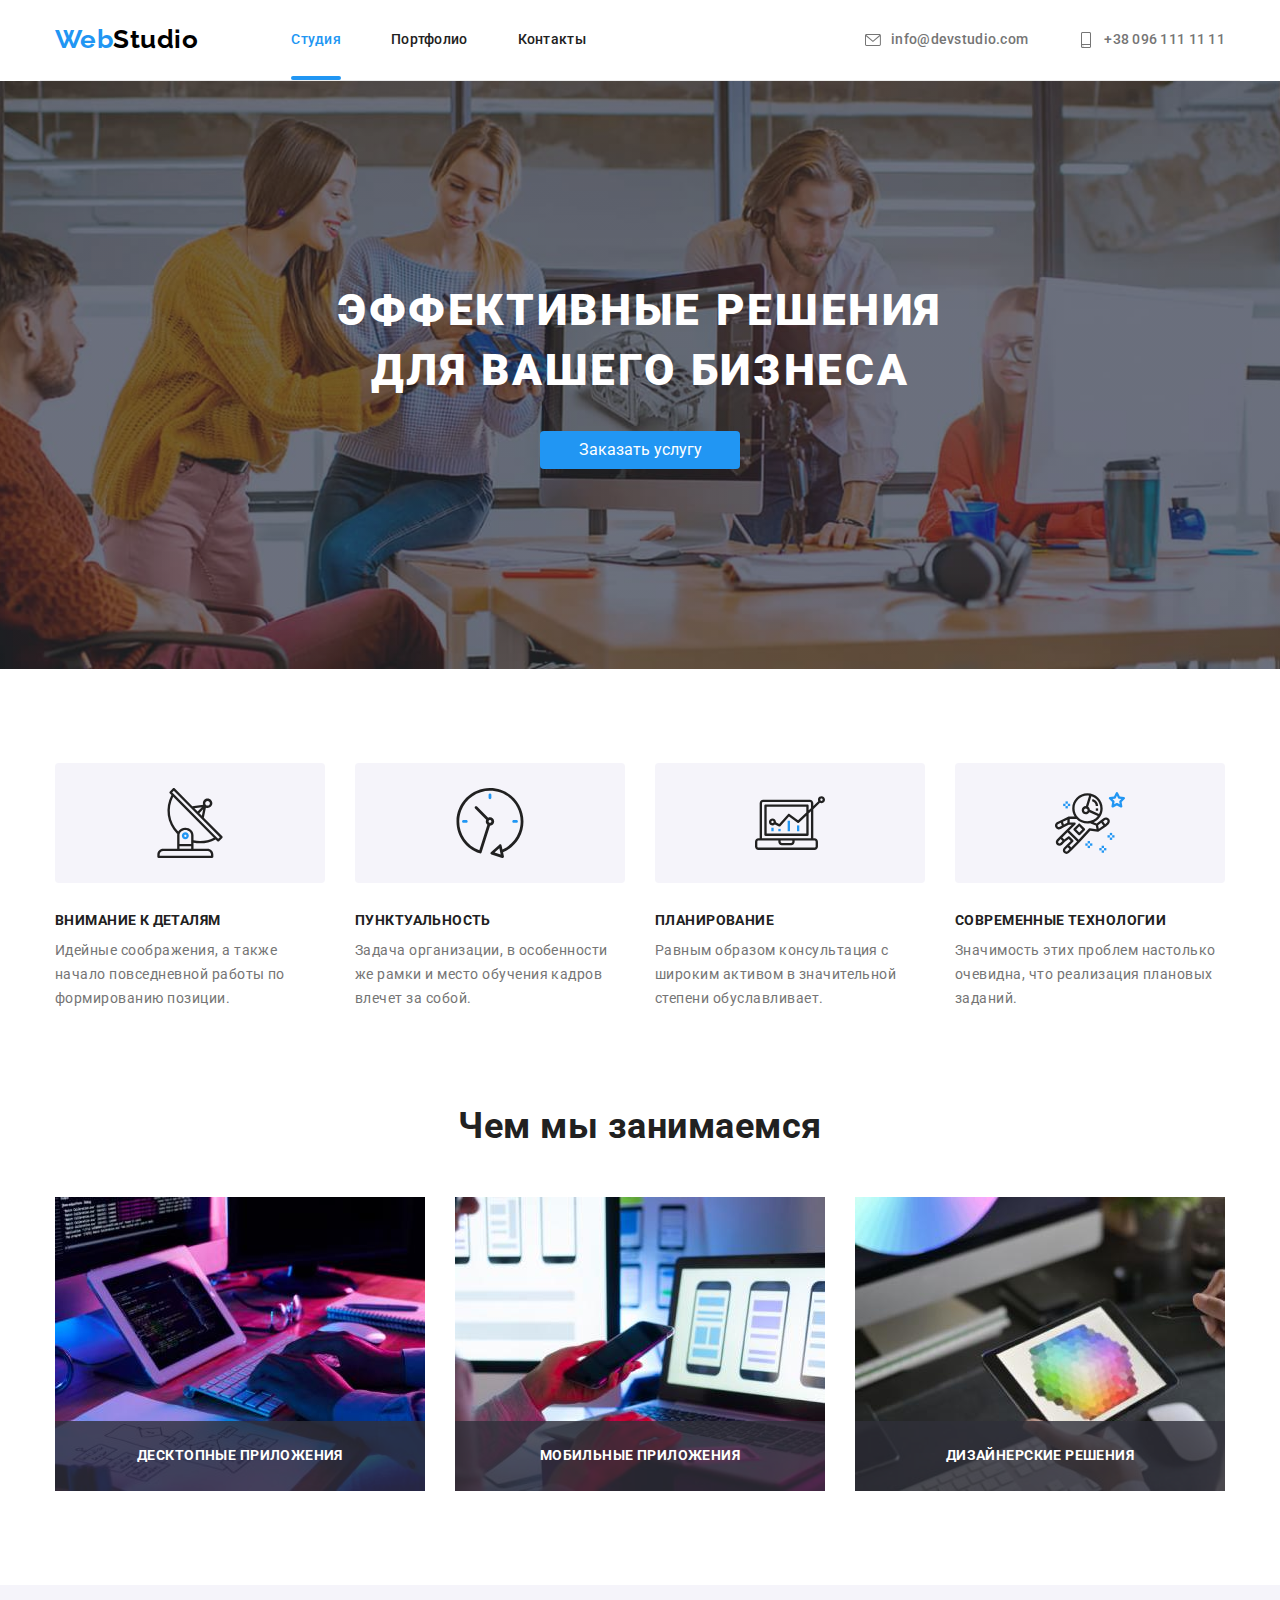
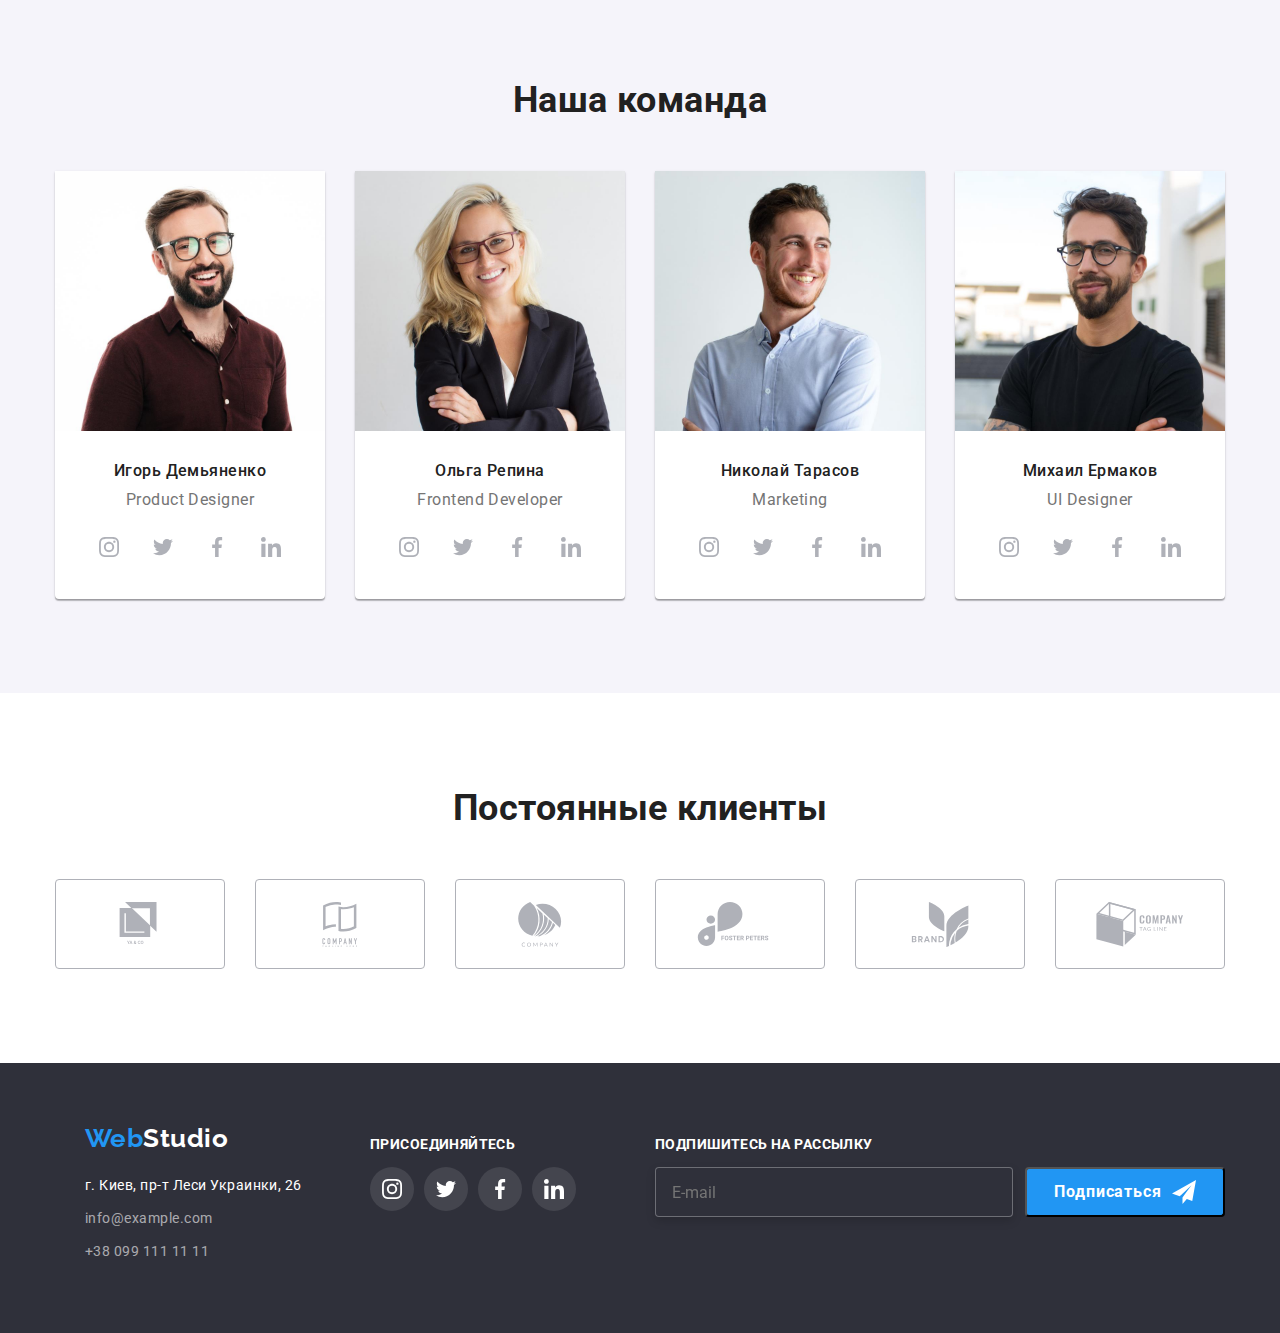
<file: index.html>
<!DOCTYPE html>
<html lang="ru">
<head>
    <meta charset="UTF-8">
    <meta http-equiv="X-UA-Compatible" content="IE=edge">
    <meta name="viewport" content="width=device-width, initial-scale=1.0">
    <title>Студия</title>
    <link rel="preconnect" href="https://fonts.gstatic.com">
    <link href="https://fonts.googleapis.com/css2?family=Raleway:wght@700&family=Roboto:wght@400;500;700;900&display=swap"
        rel="stylesheet">
    <link rel="stylesheet" href="https://cdnjs.cloudflare.com/ajax/libs/modern-normalize/0.2.0/modern-normalize.min.css">
    <link rel="stylesheet" href="./css/main.min.css">
</head>
<body class="page">
    <!--Шапка сайта-->
    <header class="header">
      <div class="container header__container">
        <a href="./index.html" class="logo">
            <span class="logo__part">Web</span><span class="header__logo">Studio</span></a>

        <nav class="site-nav">
            <ul class="site-nav__list list">
                <li class="site-nav__item"><a href="" class="site-nav__link current">Студия</a></li>
                <li class="site-nav__item"><a href="./portfolio.html" class="site-nav__link">Портфолио</a></li>
                <li class="site-nav__item"><a href="" class="site-nav__link">Контакты</a></li>
            </ul>
        </nav>

          <ul class="contacts list">
            <li class="contacts__item">
                <a href="mailto:info@devstudio.com" class="contacts__link"
             >
             <svg class="contacts__icon">
                <use href="./images/icons/sprite.svg#icon-mail">
                </use>
             </svg>
             info@devstudio.com
            </a>
            </li>
            <li class="contacts__item">
                <a href="tel:+380961111111" class="contacts__link"
             >
             <svg class="contacts__icon">
                <use href="./images/icons/sprite.svg#icon-phone">
                </use>
             </svg>
              +38 096 111 11 11
            </a>
            </li>
          </ul>
      </div>
    </header>
    
    <main>
        <!--Герой-->
        <section class="hero">
            <div class="container hero__container">
                <h1 class="hero__title">Эффективные решения для вашего бизнеса</h1>
                <button type="button" class="button hero__button" data-modal-open>Заказать услугу</button>
            </div>
        </section>
        
        
        <!--О нас-->
        <section class="section">
            <div class="container">
            <h2 class="section__title visually-hidden">О нас</h2>
        
            <ul class="about-us__list list grid">
                <li class="grid__item about-us__thumb icon__antenna">
                    <h3 class="about-us__title">Внимание к деталям</h3>
                    <p class="about-us__text">Идейные соображения, а также начало повседневной работы по формированию позиции.</p>
                </li>
                <li class="grid__item about-us__thumb icon__clock">
                    <h3 class="about-us__title">Пунктуальность</h3>
                    <p class="about-us__text">Задача организации, в особенности же рамки и место обучения кадров влечет за собой.</p>
                </li>
                <li class="grid__item about-us__thumb icon__diagram">
                    <h3 class="about-us__title">Планирование</h3>
                    <p class="about-us__text">Равным образом консультация с широким активом в значительной степени обуславливает.</p>
                </li>
                <li class="grid__item about-us__thumb icon__astronaut">
                    <h3 class="about-us__title">Современные технологии</h3>
                    <p class="about-us__text">Значимость этих проблем настолько очевидна, что реализация плановых заданий.</p>
                </li>
            </ul>
            </div>
        </section>
        
        <!--Чем мы занимаемся-->
        <section class="work section no-padding">
            <div class="container">
            <h2 class="section__title">Чем мы занимаемся</h2>
        
            <ul class="work__list list grid">
                <li class="grid__item">
                    <div class="work__thumb">
                        <img src="./images/img1.jpg" alt="веб програмирование" width="370" height="294">
                        <div class="work__content">
                            <h3 class="work__title">Десктопные приложения</h3>
                        </div>
                    </div>
                </li>
                <li class="grid__item">
                    <div class="work__thumb">
                        <img src="./images/img2.jpg" alt="мобильний дизайн" width="370" height="294">
                        <div class="work__content">
                            <h3 class="work__title">Мобильные приложения</h3>
                        </div>
                    </div>
                </li>
                <li class="grid__item">
                    <div class="work__thumb">
                        <img src="./images/img3.jpg" alt="веб графика" width="370" height="294">
                        <div class="work__content">
                            <h3 class="work__title">Дизайнерские решения</h3>
                        </div>
                    </div>
                </li>
            </ul>
            </div>
        </section>
        
        <!--Наша команда-->
        <section class="team section">
            <h2 class="section__title">Наша команда</h2>

            <div class="container">
            <ul class="team__list list grid">
                <li class="grid__item team__thumb">
                    <img src="./images/team/team1.jpg" alt="фото Игорь Демьяненко" width="270" height="260">
                    <h3 class="team__title">Игорь Демьяненко</h3>
                    <p class="team__text">Product Designer</p>
                    <ul class="list social">
                        <li class="social__item">
                            <a href="" class="social__link" target="_blank" rel="noopener noreferrer">
                                <svg class="social__icon">
                                    <use href="./images/icons/sprite.svg#icon-instagram"></use>
                                </svg>
                            </a>
                        </li>
                        <li class="social__item">
                            <a href="" class="social__link" target="_blank" rel="noopener noreferrer">
                                <svg class="social__icon">
                                    <use href="./images/icons/sprite.svg#icon-twitter"></use>
                                </svg>
                            </a>
                        </li>
                        <li class="social__item">
                            <a href="" class="social__link" target="_blank" rel="noopener noreferrer">
                                <svg class="social__icon">
                                    <use href="./images/icons/sprite.svg#icon-facebook"></use>
                                </svg>
                            </a>
                        </li>
                        <li class="social__item">
                            <a href="" class="social__link" target="_blank" rel="noopener noreferrer">
                                <svg class="social__icon">
                                    <use href="./images/icons/sprite.svg#icon-linkedin"></use>
                                </svg>
                            </a>
                        </li>
                    </ul>
                </li>
                <li class="grid__item team__thumb">
                    <img src="./images/team/team2.jpg" alt="фото Ольга Репина" width="270" height="260">
                    <h3 class="team__title">Ольга Репина</h3>
                    <p class="team__text">Frontend Developer</p>
                    <ul class="list social">
                        <li class="social__item">
                            <a href="" class="social__link" target="_blank" rel="noopener noreferrer">
                                <svg class="social__icon">
                                    <use href="./images/icons/sprite.svg#icon-instagram"></use>
                                </svg>
                            </a>
                        </li>
                        <li class="social__item">
                            <a href="" class="social__link" target="_blank" rel="noopener noreferrer">
                                <svg class="social__icon">
                                    <use href="./images/icons/sprite.svg#icon-twitter"></use>
                                </svg>
                            </a>
                        </li>
                        <li class="social__item">
                            <a href="" class="social__link" target="_blank" rel="noopener noreferrer">
                                <svg class="social__icon">
                                    <use href="./images/icons/sprite.svg#icon-facebook"></use>
                                </svg>
                            </a>
                        </li>
                        <li class="social__item">
                            <a href="" class="social__link" target="_blank" rel="noopener noreferrer">
                                <svg class="social__icon">
                                    <use href="./images/icons/sprite.svg#icon-linkedin"></use>
                                </svg>
                            </a>
                        </li>
                    </ul>
                </li>
                <li class="grid__item team__thumb">
                    <img src="./images/team/team3.jpg" alt="фото Николай Тарасов" width="270" height="260">
                    <h3 class="team__title">Николай Тарасов</h3>
                    <p class="team__text">Marketing</p>
                    <ul class="list social">
                        <li class="social__item">
                            <a href="" class="social__link" target="_blank" rel="noopener noreferrer">
                                <svg class="social__icon">
                                    <use href="./images/icons/sprite.svg#icon-instagram"></use>
                                </svg>
                            </a>
                        </li>
                        <li class="social__item">
                            <a href="" class="social__link" target="_blank" rel="noopener noreferrer">
                                <svg class="social__icon">
                                    <use href="./images/icons/sprite.svg#icon-twitter"></use>
                                </svg>
                            </a>
                        </li>
                        <li class="social__item">
                            <a href="" class="social__link" target="_blank" rel="noopener noreferrer">
                                <svg class="social__icon">
                                    <use href="./images/icons/sprite.svg#icon-facebook"></use>
                                </svg>
                            </a>
                        </li>
                        <li class="social__item">
                            <a href="" class="social__link" target="_blank" rel="noopener noreferrer">
                                <svg class="social__icon">
                                    <use href="./images/icons/sprite.svg#icon-linkedin"></use>
                                </svg>
                            </a>
                        </li>
                    </ul>
                </li>
                <li class="grid__item team__thumb">
                    <img src="./images/team/team4.jpg" alt="фото Михаил Ермаков" width="270" height="260">
                    <h3 class="team__title">Михаил Ермаков</h3>
                    <p class="team__text">UI Designer</p>
                    <ul class="list social">
                        <li class="social__item">
                            <a href="" class="social__link" target="_blank" rel="noopener noreferrer">
                                <svg class="social__icon">
                                    <use href="./images/icons/sprite.svg#icon-instagram"></use>
                                </svg>
                            </a>
                        </li>
                        <li class="social__item">
                            <a href="" class="social__link" target="_blank" rel="noopener noreferrer">
                                <svg class="social__icon">
                                    <use href="./images/icons/sprite.svg#icon-twitter"></use>
                                </svg>
                            </a>
                        </li>
                        <li class="social__item">
                            <a href="" class="social__link" target="_blank" rel="noopener noreferrer">
                                <svg class="social__icon">
                                    <use href="./images/icons/sprite.svg#icon-facebook"></use>
                                </svg>
                            </a>
                        </li>
                        <li class="social__item">
                            <a href="" class="social__link" target="_blank" rel="noopener noreferrer">
                                <svg class="social__icon">
                                    <use href="./images/icons/sprite.svg#icon-linkedin"></use>
                                </svg>
                            </a>
                        </li>
                    </ul>
                </li>
            </ul>
            </div>
        </section>

        <!--Постоянные клиенты-->
        <section class="clients section">
            <h2 class="section__title">Постоянные клиенты</h2>

            <div class="container">
                <ul class="clients__list list grid">
                    <li class="clients__item grid__item">
                        <a href="" class="clients__link" target="_blank" rel="noopener noreferrer">
                            <svg class="clients__icon">
                                <use href="./images/icons/sprite.svg#icon-logo-1"></use>
                            </svg>
                        </a>
                    </li>
                    <li class="clients__item grid__item">
                        <a href="" class="clients__link" target="_blank" rel="noopener noreferrer">
                            <svg class="clients__icon">
                                <use href="./images/icons/sprite.svg#icon-logo-2"></use>
                            </svg>
                        </a>
                    </li>
                    <li class="clients__item grid__item">
                        <a href="" class="clients__link" target="_blank" rel="noopener noreferrer">
                            <svg class="clients__icon">
                                <use href="./images/icons/sprite.svg#icon-logo-3"></use>
                            </svg>
                        </a>
                    </li>
                    <li class="clients__item grid__item">
                        <a href="" class="clients__link" target="_blank" rel="noopener noreferrer">
                            <svg class="clients__icon">
                                <use href="./images/icons/sprite.svg#icon-logo-4"></use>
                            </svg>
                        </a>
                    </li>
                    <li class="clients__item grid__item">
                        <a href="" class="clients__link" target="_blank" rel="noopener noreferrer">
                            <svg class="clients__icon">
                                <use href="./images/icons/sprite.svg#icon-logo-5"></use>
                            </svg>
                        </a>
                    </li>
                    <li class="clients__item grid__item"> 
                        <a href="" class="clients__link" target="_blank" rel="noopener noreferrer">
                            <svg class="clients__icon">
                                <use href="./images/icons/sprite.svg#icon-logo-6"></use>
                            </svg>
                        </a>
                    </li>
                </ul>
            </div>
        </section>
    </main>

    <!--Футер-->
    <footer class="footer">
        <section class="section footer__section">
          <div class="footer__container container">
            <div class="grid__item grid__item--indent">
               <a href="./index.html" class="footer__link logo">
               <span class="logo__part">Web</span><span class="footer__logo">Studio</span></a>

                 <address class="footer__adress">г. Киев, пр-т Леси Украинки, 26</address>
                <ul class="list">
                  <li><a href="mailto:info@example.com" class="link contacts">info@example.com</a></li>
                  <li><a href="tel:+380991111111" class="link contacts">+38 099 111 11 11</a></li>
                </ul>
            </div>
            <div class="grid__item grid__item--indent">
                <h3 class="footer__title">присоединяйтесь</h3>
                <ul class="list social footer__social">
                <li class="social__item">
                    <a href="" class="social__link social__link--grey" target="_blank" rel="noopener noreferrer">
                        <svg class="social__icon social__icon--white">
                            <use href="./images/icons/sprite.svg#icon-instagram"></use>
                        </svg>
                    </a>
                </li>
                <li class="social__item">
                    <a href="" class="social__link social__link--grey" target="_blank" rel="noopener noreferrer">
                        <svg class="social__icon social__icon--white">
                            <use href="./images/icons/sprite.svg#icon-twitter"></use>
                        </svg>
                    </a>
                </li>
                <li class="social__item">
                    <a href="" class="social__link social__link--grey" target="_blank" rel="noopener noreferrer">
                        <svg class="social__icon social__icon--white">
                            <use href="./images/icons/sprite.svg#icon-facebook"></use>
                        </svg>
                    </a>
                </li>
                <li class="social__item">
                    <a href="" class="social__link social__link--grey" target="_blank" rel="noopener noreferrer">
                        <svg class="social__icon social__icon--white">
                            <use href="./images/icons/sprite.svg#icon-linkedin"></use>
                        </svg>
                    </a>
                </li>
                </ul>
            </div>
            <div class="subscribe grid__item grid__item--indent">
                <h3 class="footer__title">подпишитесь на рассылку</h3>
                <form name="subscribe_form" class="subscribe__form">
                    <input type="email" class="subscribe__input" name="email" placeholder="E-mail">
                    <button type="submit" class="subscribe__button button">Подписаться
                        <svg class="subscribe__icon">
                            <use href="./images/icons/icons.svg#icon-send"></use>
                        </svg>
                    </button>
                </form>
            </div>
          </div>
        </section>
    </footer>

    <!--модальное окно-->
    <div class="backdrop is-hidden" data-modal>
        <div class="modal">
            <h3 class="modal__title">Оставьте свои данные, мы вам перезвоним</h3>
            <form class="form">
                <div class="form__field">
                    <label for="name" class="form__label">Имя</label>
                    <input type="text" class="form__input" name="name" id="name">
                    <svg class="form__icon">
                        <use href="./images/icons/icons.svg#icon-name"></use>
                    </svg>
                </div>
                <div class="form__field">
                    <label for="tel" class="form__label">Телефон</label>
                    <input type="tel" class="form__input" name="tel" id="tel">
                    <svg class="form__icon">
                        <use href="./images/icons/icons.svg#icon-phone"></use>
                    </svg>
                </div>
                <div class="form__field">
                    <label for="mail" class="form__label">Почта</label>
                    <input type="email" class="form__input" name="mail" id="mail">
                    <svg class="form__icon">
                        <use href="./images/icons/icons.svg#icon-email"></use>
                    </svg>
                </div>
                <div class="form__field">
                    <label for="comment" class="form__label">Коментарий</label>
                    <textarea name="comment" id="comment" placeholder="Введите текст"></textarea>
                </div>
                <div class="form__field">
                    <label class="checkbox">
                        <input type="checkbox" class="checkbox__input visually-hidden" name="checkbox">
                        Соглашаюсь с рассылкой и принимаю 
                        <a href="" class="checkbox__link" target="_blank" rel="noopener noreferrer">Условия договора</a>
                        <svg class="checkbox__icon">
                            <use href="./images/icons/icons.svg#icon-checkboxp"></use>
                        </svg>
                    </label>
                </div>
                <button type="submit" class="form__button button">Отправить</button>
            </form>
            <button class="btn-close" data-modal-close>
                <svg class="btn-close__icon">
                    <use href="./images/icons/icons.svg#icon-close"></use>
                </svg>
            </button>
        </div>
    </div>

    <script src="./js/modal.js"></script>
    
</body>
</html>
</file>
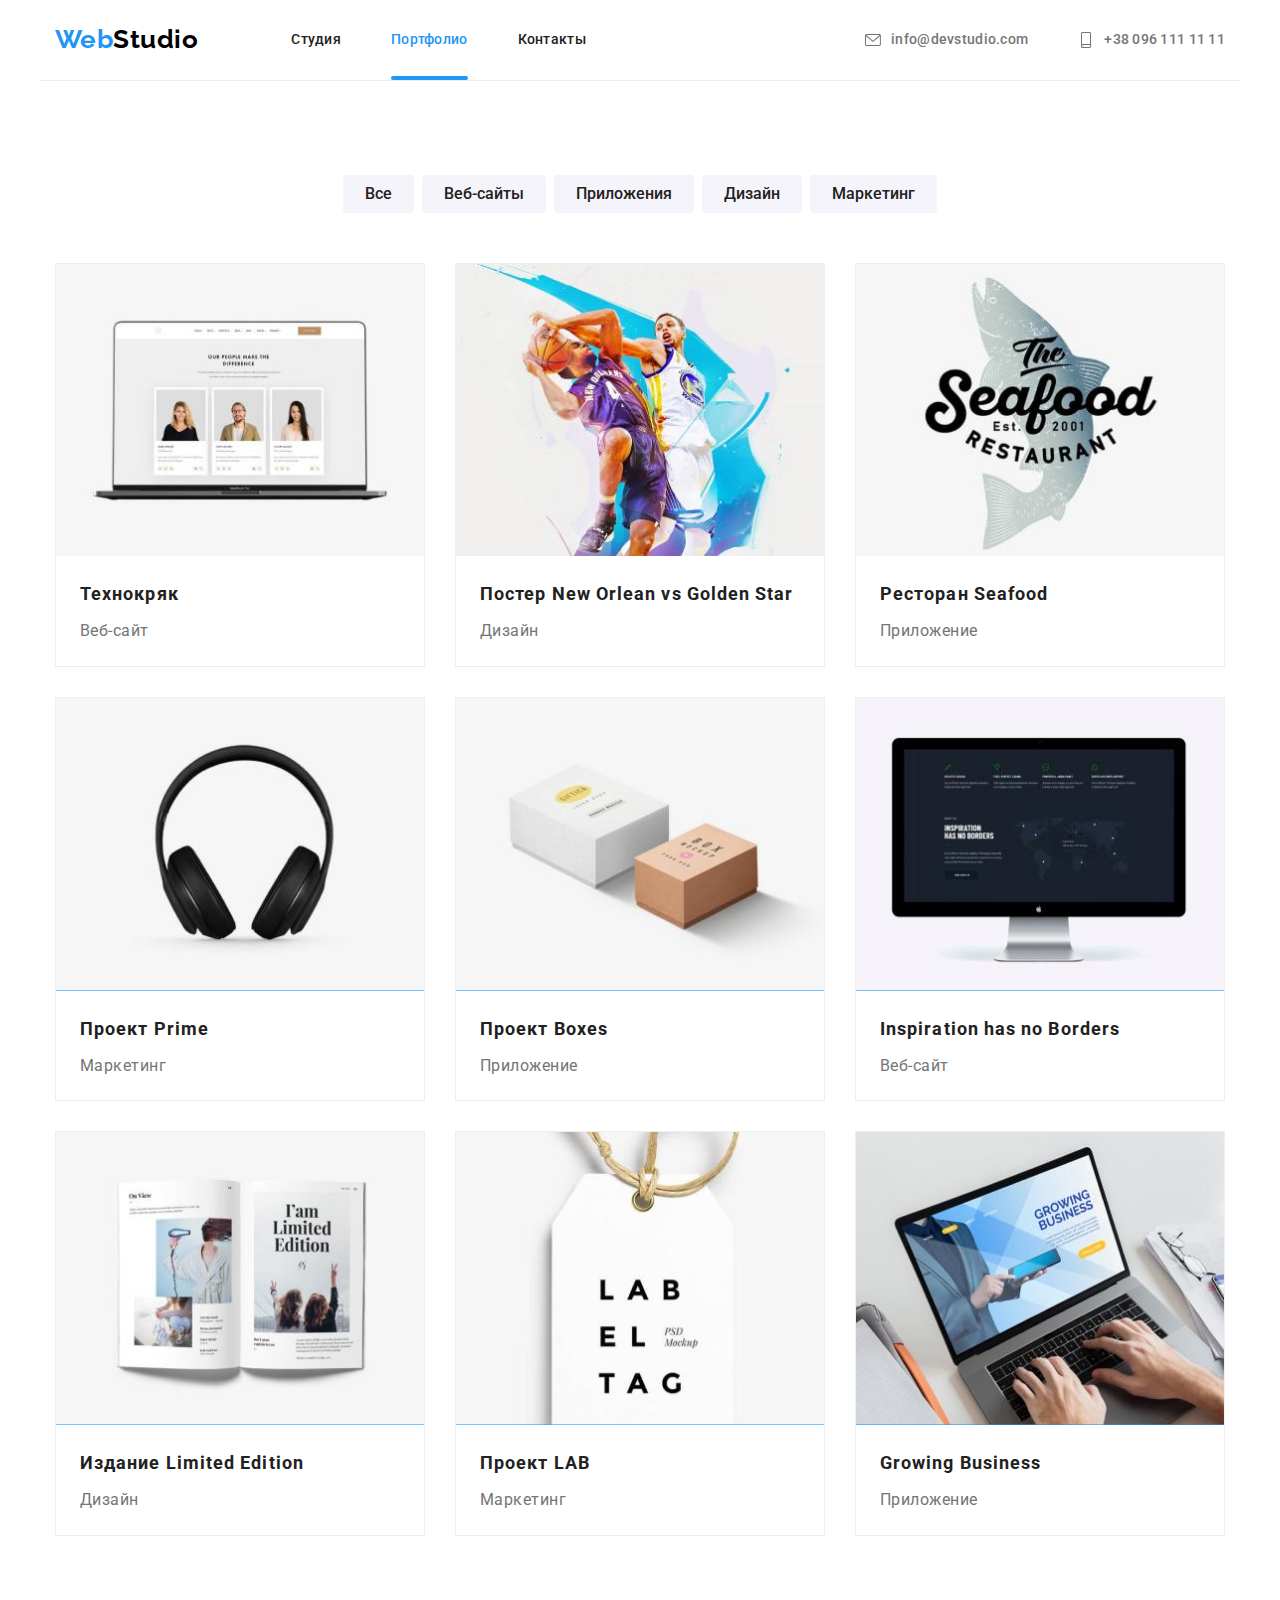
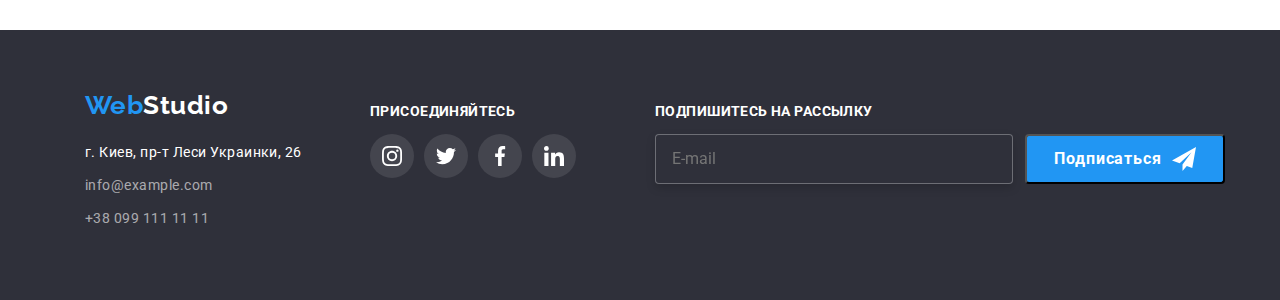
<file: portfolio.html>
<!DOCTYPE html>
<html lang="ru">

<head>
    <meta charset="UTF-8">
    <meta http-equiv="X-UA-Compatible" content="IE=edge">
    <meta name="viewport" content="width=device-width, initial-scale=1.0">
    <title>Портфолио</title>
    <link rel="preconnect" href="https://fonts.gstatic.com">
    <link href="https://fonts.googleapis.com/css2?family=Raleway:wght@700&family=Roboto:wght@400;500;700;900&display=swap"
        rel="stylesheet">
    <link rel="stylesheet" href="https://cdnjs.cloudflare.com/ajax/libs/modern-normalize/0.2.0/modern-normalize.min.css">
    <link rel="stylesheet" href="./css/main.min.css">
</head>

<body class="page">
    <!--Шапка сайта-->
    <header class="header">
        <div class="container header__container">
        <a href="./index.html" class="logo">
            <span class="logo__part">Web</span><span class="header__logo">Studio</span></a>

        <nav class="site-nav">
            <ul class="site-nav__list list">
                <li class="site-nav__item"><a href="./index.html" class="site-nav__link">Студия</a></li>
                <li class="site-nav__item"><a href="./portfolio.html" class="site-nav__link current">Портфолио</a></li>
                <li class="site-nav__item"><a href="" class="site-nav__link">Контакты</a></li>
            </ul>
        </nav>

        <ul class="contacts list">
            <li class="contacts__item">
                <a href="mailto:info@devstudio.com" class="contacts__link">
                    <svg class="contacts__icon">
                        <use href="./images/icons/sprite.svg#icon-mail">
                        </use>
                    </svg>
                    info@devstudio.com
                </a>
            </li>
            <li class="contacts__item">
                <a href="tel:+380961111111" class="contacts__link">
                    <svg class="contacts__icon">
                        <use href="./images/icons/sprite.svg#icon-phone">
                        </use>
                    </svg>
                    +38 096 111 11 11
                </a>
            </li>
        </ul>
        </div>
    </header>

    <main class="portfolio">
        <!--Портфолио-->
        <section class="section">
            <div class="container">
            <h1 class="visually-hidden">Портфолио</h1>

            <ul class="portfolio-nav list">
                <li class="portfolio-nav__item"><button type="button" class="portfolio-nav__button button">Все</button></li>
                <li class="portfolio-nav__item"><button type="button" class="portfolio-nav__button button">Веб-сайты</button></li>
                <li class="portfolio-nav__item"><button type="button" class="portfolio-nav__button button">Приложения</button></li>
                <li class="portfolio-nav__item"><button type="button" class="portfolio-nav__button button">Дизайн</button></li>
                <li class="portfolio-nav__item"><button type="button" class="portfolio-nav__button button">Маркетинг</button></li>
            </ul>

            <ul class="portfolio__list list grid">
                <li class="portfolio__item grid__item">
                    <a href="" class="link">
                    <div class="overlay__thumb">
                        <img src="./images/portfolio/img-1.jpg" alt="Веб-сайт" width="370" height="294">
                        <div class="overlay">
                            <p class="overlay__text">Технокряк это современная площадка распространения коронавируса. Компании используют эту платформу
                                для цифрового
                                шпионажа и атак на защищённые сервера конкурентов.</p>
                        </div>
                    </div>
                    <h2 class="portfolio__title">Технокряк</h2>
                    <p class="portfolio__text">Веб-сайт</p></a>
                </li>
                <li class="portfolio__item grid__item">
                    <a href="" class="link">
                    <div class="overlay__thumb">
                        <img src="./images/portfolio/img-2.jpg" alt="Дизайн" width="370" height="294">
                        <div class="overlay">
                            <p class="overlay__text">Технокряк это современная площадка распространения коронавируса. Компании используют эту
                                платформу
                                для цифрового
                                шпионажа и атак на защищённые сервера конкурентов.</p>
                        </div>
                    </div>
                    <h2 class="portfolio__title">Постер New Orlean vs Golden Star</h2>
                    <p class="portfolio__text">Дизайн</p></a>
                </li>
                <li class="portfolio__item grid__item">
                    <a href="" class="link">
                    <div class="overlay__thumb">
                        <img src="./images/portfolio/img-3.jpg" alt="Приложение" width="370" height="294">
                        <div class="overlay">
                            <p class="overlay__text">Технокряк это современная площадка распространения коронавируса. Компании используют эту
                                платформу
                                для цифрового
                                шпионажа и атак на защищённые сервера конкурентов.</p>
                        </div>
                    </div>
                    <h2 class="portfolio__title">Ресторан Seafood</h2>
                    <p class="portfolio__text">Приложение</p></a>
                </li>
                <li class="portfolio__item grid__item">
                    <a href="" class="link">
                    <div class="overlay__thumb">
                        <img src="./images/portfolio/img-4.jpg" alt="Маркетинг" width="370" height="294">
                        <div class="overlay">
                            <p class="overlay__text">Технокряк это современная площадка распространения коронавируса. Компании используют эту
                                платформу
                                для цифрового
                                шпионажа и атак на защищённые сервера конкурентов.</p>
                        </div>
                    </div>
                    <h2 class="portfolio__title">Проект Prime</h2>
                    <p class="portfolio__text">Маркетинг</p></a>
                </li>
                <li class="portfolio__item grid__item">
                    <a href="" class="link">
                    <div class="overlay__thumb">
                        <img src="./images/portfolio/img-5.jpg" alt="Приложение" width="370" height="294">
                        <div class="overlay">
                            <p class="overlay__text">Технокряк это современная площадка распространения коронавируса. Компании используют эту
                                платформу
                                для цифрового
                                шпионажа и атак на защищённые сервера конкурентов.</p>
                        </div>
                    </div>
                    <h2 class="portfolio__title">Проект Boxes</h2>
                    <p class="portfolio__text">Приложение</p></a>
                </li>
                <li class="portfolio__item grid__item">
                    <a href="" class="link">
                    <div class="overlay__thumb">
                        <img src="./images/portfolio/img-6.jpg" alt="Веб-сайт" width="370" height="294">
                        <div class="overlay">
                            <p class="overlay__text">Технокряк это современная площадка распространения коронавируса. Компании используют эту
                                платформу
                                для цифрового
                                шпионажа и атак на защищённые сервера конкурентов.</p>
                        </div>
                    </div>
                    <h2 class="portfolio__title">Inspiration has no Borders</h2>
                    <p class="portfolio__text">Веб-сайт</p></a>
                </li>
                <li class="portfolio__item grid__item">
                    <a href="" class="link">
                    <div class="overlay__thumb">
                        <img src="./images/portfolio/img-7.jpg" alt="Дизайн" width="370" height="294">
                        <div class="overlay">
                            <p class="overlay__text">Технокряк это современная площадка распространения коронавируса. Компании используют эту
                                платформу
                                для цифрового
                                шпионажа и атак на защищённые сервера конкурентов.</p>
                        </div>
                    </div>
                    <h2 class="portfolio__title">Издание Limited Edition</h2>
                    <p class="portfolio__text">Дизайн</p></a>
                </li>
                <li class="portfolio__item grid__item">
                    <a href="" class="link">
                    <div class="overlay__thumb">
                        <img src="./images/portfolio/img-8.jpg" alt="Маркетинг" width="370" height="294">
                        <div class="overlay">
                            <p class="overlay__text">Технокряк это современная площадка распространения коронавируса. Компании используют эту
                                платформу
                                для цифрового
                                шпионажа и атак на защищённые сервера конкурентов.</p>
                        </div>
                    </div>
                    <h2 class="portfolio__title">Проект LAB</h2>
                    <p class="portfolio__text">Маркетинг</p></a>
                </li>
                <li class="portfolio__item grid__item">
                    <a href="" class="link">
                    <div class="overlay__thumb">
                        <img src="./images/portfolio/img-9.jpg" alt="Приложение" width="370" height="294">
                        <div class="overlay">
                            <p class="overlay__text">Технокряк это современная площадка распространения коронавируса. Компании используют эту
                                платформу
                                для цифрового
                                шпионажа и атак на защищённые сервера конкурентов.</p>
                        </div>
                    </div>
                    <h2 class="portfolio__title">Growing Business</h2>
                    <p class="portfolio__text">Приложение</p></a>
                </li>
            </ul>
            </div>
        </section>
    </main>

    <!--Футер-->
    <footer class="footer">
        <section class="section footer__section">
            <div class="footer__container container">
                <div class="grid__item grid__item--indent">
                    <a href="./index.html" class="footer__link logo">
                        <span class="logo__part">Web</span><span class="footer__logo">Studio</span></a>
    
                    <address class="footer__adress">г. Киев, пр-т Леси Украинки, 26</address>
                    <ul class="list">
                        <li><a href="mailto:info@example.com" class="link contacts">info@example.com</a></li>
                        <li><a href="tel:+380991111111" class="link contacts">+38 099 111 11 11</a></li>
                    </ul>
                </div>
                <div class="grid__item grid__item--indent">
                    <h3 class="footer__title">присоединяйтесь</h3>
                    <ul class="list social footer__social">
                        <li class="social__item">
                            <a href="" class="social__link social__link--grey" target="_blank" rel="noopener noreferrer">
                                <svg class="social__icon social__icon--white">
                                    <use href="./images/icons/sprite.svg#icon-instagram"></use>
                                </svg>
                            </a>
                        </li>
                        <li class="social__item">
                            <a href="" class="social__link social__link--grey" target="_blank" rel="noopener noreferrer">
                                <svg class="social__icon social__icon--white">
                                    <use href="./images/icons/sprite.svg#icon-twitter"></use>
                                </svg>
                            </a>
                        </li>
                        <li class="social__item">
                            <a href="" class="social__link social__link--grey" target="_blank" rel="noopener noreferrer">
                                <svg class="social__icon social__icon--white">
                                    <use href="./images/icons/sprite.svg#icon-facebook"></use>
                                </svg>
                            </a>
                        </li>
                        <li class="social__item">
                            <a href="" class="social__link social__link--grey" target="_blank" rel="noopener noreferrer">
                                <svg class="social__icon social__icon--white">
                                    <use href="./images/icons/sprite.svg#icon-linkedin"></use>
                                </svg>
                            </a>
                        </li>
                    </ul>
                </div>
                <div class="subscribe grid__item grid__item--indent">
                    <h3 class="footer__title">подпишитесь на рассылку</h3>
                    <form name="subscribe_form" class="subscribe__form">
                        <input type="email" class="subscribe__input" name="email" placeholder="E-mail">
                        <button type="submit" class="subscribe__button button">Подписаться
                            <svg class="subscribe__icon">
                                <use href="./images/icons/icons.svg#icon-send"></use>
                            </svg>
                        </button>
                    </form>
                </div>
            </div>
        </section>
    </footer>

</body>

</html>
</file>
<file: css/main.min.css>
:root{--primary-text-color: #757575;--title-text-color: #212121;--accent-color: #2196f3;--btn-hover: #188ce8;--primary-white-color: #ffffff;--bg-color: #f5f4fa;--bg-footer-color: #2f303a;--text-footer-color: rgba(255, 255, 255, 0.6);--logo-black-color: #000000;--border-header-color: #ececec;--border-container-color: #eeeeee;--clients-link-color: #afb1b8;--grid-item: 2;--timing-function: 250ms cubic-bezier(0.4, 0, 0.2, 1)}html{box-sizing:border-box}*,*::before,*::after{box-sizing:inherit}.visually-hidden{position:absolute !important;clip:rect(1px 1px 1px 1px);clip:rect(1px, 1px, 1px, 1px);padding:0 !important;border:0 !important;height:1px !important;width:1px !important;overflow:hidden}a.link:active,a.link:hover,a.link:focus,a.link{text-decoration:none;color:inherit}img{display:block;max-width:100%;height:auto}.page{background-color:var(--primary-white-color);color:var(--primary-text-color);font-family:Roboto, sans-serif;letter-spacing:0.03em}.list{padding:0;margin:0;list-style:none}.container{margin-left:auto;margin-right:auto;padding-left:15px;padding-right:15px;width:1200px}.button{color:var(--primary-white-color);background-color:var(--accent-color);cursor:pointer;font-family:inherit;border-radius:4px;text-align:center;transition:background-color var(--timing-function)}.logo{font-family:Raleway, sans-serif;font-weight:700;font-size:26px;line-height:1.2;text-decoration:none}.logo__part{color:var(--accent-color)}.header__logo{color:var(--logo-black-color)}.footer__logo{color:var(--primary-white-color)}.site-nav__list{display:flex;margin-left:93px}.site-nav__item:not(:last-child){margin-right:50px}.site-nav__link{display:block;padding-top:32px;padding-bottom:32px;color:var(--title-text-color);font-weight:500;font-size:14px;line-height:1.14;letter-spacing:0.02em;text-decoration:none;transition:color var(--timing-function)}.site-nav__link:hover,.site-nav__link:focus{color:var(--accent-color)}.site-nav__link.current{position:relative;color:var(--accent-color)}.site-nav__link.current::after{position:absolute;content:'';display:block;width:100%;height:4px;bottom:0;border-radius:2px;background-color:var(--accent-color)}.contacts{display:flex;margin-left:auto}.contacts__icon{margin-right:10px;width:16px;height:16px;fill:var(--primary-text-color)}.contacts__item:not(:last-child){margin-right:50px}.contacts__link{display:flex;align-items:center;color:var(--primary-text-color);font-weight:500;font-size:14px;line-height:1.14;letter-spacing:0.02em;text-decoration:none;transition:color var(--timing-function),fill var(--timing-function)}.contacts__link:hover,.contacts__link:focus{color:var(--accent-color)}.contacts__link:hover .contacts__icon,.contacts__link:focus .contacts__icon{fill:var(--accent-color)}.social{display:flex;margin-bottom:30px;justify-content:center}.social__item+.social__item{margin-left:10px}.social__link{display:flex;justify-content:center;align-items:center;width:44px;height:44px;border-radius:50%;transition:background-color var(--timing-function),fill var(--timing-function)}.social__link:hover,.social__link:focus{background-color:var(--accent-color)}.social__icon{width:20px;height:20px;fill:var(--clients-link-color)}.social__link:hover .social__icon,.social__link:focus .social__icon{fill:var(--primary-white-color);background-color:var(--accent-color)}.subscribe{flex-basis:calc(100% / 2)}.subscribe__form{display:flex;justify-content:space-between}.subscribe__input{height:50px;width:358px;padding:15px 16px;border:1px solid rgba(255,255,255,0.3);filter:drop-shadow(0px 4px 4px rgba(0,0,0,0.15));border-radius:4px;background-color:var(--bg-footer-color);color:var(--text-footer-color)}.subscribe__button{display:flex;margin-left:12px;height:50px;width:200px;font-weight:700;font-size:16px;line-height:1.87;letter-spacing:0.06em;align-items:center;justify-content:center;transition:background-color var(--timing-function)}.subscribe__button:hover,.subscribe__button:focus{background-color:var(--btn-hover)}.subscribe__icon{margin-left:10px;width:24px;height:24px;fill:var(--primary-white-color)}.backdrop{position:fixed;z-index:99;background-color:rgba(0,0,0,0.2);top:0;left:0;width:100%;height:100%;opacity:1;transition:opacity var(--timing-function)}.backdrop.is-hidden{opacity:0;visibility:hidden;pointer-events:none}.backdrop.is-hidden .modal{transform:translate(-50%, -50%) scale(0.8)}.modal{position:absolute;top:50%;left:50%;transform:translate(-50%, -50%) scale(1);width:100%;max-width:530px;min-height:580px;box-shadow:0px 1px 3px rgba(0,0,0,0.12),0px 1px 1px rgba(0,0,0,0.14),0px 2px 1px rgba(0,0,0,0.2);border-radius:4px;background-color:var(--primary-white-color);transition:transform var(--timing-function)}.modal__title{margin-top:40px;font-weight:700;font-size:20px;line-height:1.15;text-align:center;letter-spacing:0.03em;color:var(--title-text-color)}.btn-close{position:absolute;display:flex;justify-content:center;align-items:center;top:8px;right:8px;width:30px;height:30px;padding:0;border:1px solid rgba(0,0,0,0.1);border-radius:50%;background-color:var(--primary-white-color);transition:fill var(--timing-function)}.btn-close:hover,.btn-close:focus{cursor:pointer}.btn-close:hover .btn-close__icon,.btn-close:focus .btn-close__icon{fill:var(--accent-color)}.btn-close__icon{width:18px;height:18px;fill:var(--logo-black-color);transition:fill var(--timing-function)}.form{margin:12px 40px 40px;text-align:center}.form__field{position:relative;margin-top:10px;resize:none;text-align:left}.form__input{width:100%;height:40px;padding-left:42px;border:1px solid rgba(33,33,33,0.2);border-radius:4px;transition:border var(--timing-function)}.form__input:hover,.form__input:focus{border:1px solid var(--accent-color)}.form__input:hover+.form__icon,.form__input:focus+.form__icon{fill:var(--accent-color)}.form__label{font-weight:400;font-size:12px;line-height:1.16;letter-spacing:0.01em;color:var(--primary-text-color)}.form__icon{position:absolute;top:30px;left:12px;display:inline-block;width:18px;height:18px;transition:fill var(--timing-function)}textarea{width:100%;height:120px;padding:12px 16px;font-size:12px;line-height:1.16;letter-spacing:0.01em;border:1px solid rgba(33,33,33,0.2);box-sizing:border-box;border-radius:4px;resize:none;transition:border var(--timing-function)}textarea:hover,textarea:focus{border:1px solid var(--accent-color)}.checkbox{position:relative;margin-top:20px;padding-left:36px;font-size:14px;line-height:1.71;letter-spacing:0.03em;text-align:center}.checkbox__icon{position:absolute;top:0;left:13px;width:16px;height:15px;border:1px solid var(--logo-black-color);fill:var(--primary-white-color);border-radius:4px;background-color:var(--primary-white-color);transition:background-color var(--timing-function),border var(--timing-function)}.checkbox__input:checked ~ .checkbox__icon{background-color:var(--accent-color);border:1px solid var(--accent-color)}.form__button{margin-top:30px;width:200px;height:50px;border:0;background-color:var(--accent-color);box-shadow:0px 4px 4px rgba(0,0,0,0.15);transition:background-color var(--timing-function)}.form__button:hover,.form__button:focus{background-color:var(--btn-hover)}.checkbox__link{color:var(--accent-color)}.overlay{position:absolute;top:0;left:0;width:100%;height:100%;background-color:rgba(33,150,243,0.9);transform:translateY(100%);transition:transform var(--timing-function)}.overlay__thumb{position:relative;overflow:hidden}a.link:active .overlay,a.link:hover .overlay,a.link:focus .overlay,.portfolio__item:hover .overlay,.portfolio__item:focus .overlay{transform:translateY(0)}.overlay__text{margin-top:63px;margin-bottom:63px;margin-right:24px;padding-left:24px;font-weight:400;font-size:18px;line-height:1.56;letter-spacing:0.03em;color:var(--primary-white-color)}.grid{display:flex;flex-wrap:wrap;margin-left:-30px;margin-top:-30px}.grid__item{flex-basis:calc((100% - 30px * var(--grid-item)) / var(--grid-item));margin-left:30px;margin-top:30px}.section{padding-top:94px;padding-bottom:94px}.section.no-padding{padding-top:0}.section__title{margin-top:0;margin-bottom:50px;color:var(--title-text-color);font-weight:700;font-size:36px;line-height:1.17;text-align:center}.header__container{display:flex;align-items:center;border-bottom:1px solid var(--border-header-color)}.hero{display:flex;align-items:center;text-align:center;max-width:1600px;margin-right:auto;margin-left:auto;background-image:linear-gradient(to left, rgba(47,48,58,0.4), rgba(47,48,58,0.4)),url(../images/hero/bg-image.jpg);background-repeat:no-repeat;background-position:center;background-size:cover}.hero__container{margin-top:200px;margin-bottom:200px}.hero__title{margin-left:auto;margin-right:auto;margin-top:0;margin-bottom:30px;max-width:700px;color:var(--primary-white-color);font-weight:900;font-size:44px;line-height:1.36;text-align:center;letter-spacing:0.06em;text-transform:uppercase}.hero__button{border:0;padding:10px 32px;min-width:200px}.hero__button:hover,.hero__button:focus{background-color:var(--btn-hover)}.about-us__list{--grid-item: 4}.about-us__title{margin-top:0;margin-bottom:10px;color:var(--title-text-color);font-weight:700;font-size:14px;line-height:1.14;letter-spacing:0.03em;text-transform:uppercase}.about-us__text{margin-top:0;margin-bottom:0;font-size:14px;line-height:1.71}.about-us__thumb::before{display:block;content:'';height:120px;background-repeat:no-repeat;background-position:center;background-color:var(--bg-color);border-radius:4px;margin-bottom:30px}.icon__antenna::before{background-image:url("../images/about-us/antenna.svg")}.icon__clock::before{background-image:url("../images/about-us/clock.svg")}.icon__diagram::before{background-image:url("../images/about-us/diagram.svg")}.icon__astronaut::before{background-image:url("../images/about-us/astronaut.svg")}.work__list{--grid-item: 3}.work__thumb{position:relative}.work__content{position:absolute;bottom:0;width:100%;background-color:rgba(47,48,58,0.8);text-align:center}.work__title{margin-top:27px;margin-bottom:27px;color:var(--primary-white-color);font-weight:700;font-size:14px;line-height:1.14;letter-spacing:0.03em;text-transform:uppercase}.team{--grid-item: 4;background-color:var(--bg-color)}.team__title{margin-top:30px;margin-bottom:10px;color:var(--title-text-color);font-weight:500;font-size:16px;line-height:1.19;text-align:center}.team__text{margin-top:0;margin-bottom:16px;font-size:16px;line-height:1.19;text-align:center}.team__thumb{box-shadow:0px 1px 3px rgba(0,0,0,0.12),0px 1px 1px rgba(0,0,0,0.14),0px 2px 1px rgba(0,0,0,0.2);border-radius:0px 0px 4px 4px;background-color:var(--primary-white-color)}.clients{--grid-item: 6}.clients__link{display:flex;justify-content:center;align-items:center;width:170px;height:90px;border:1px solid var(--clients-link-color);border-radius:4px;transition:border var(--timing-function)}.clients__link:focus .clients__icon,.clients__link:hover .clients__icon{fill:var(--accent-color)}.clients__link:focus,.clients__link:hover{border:1px solid var(--accent-color)}.clients__icon{width:90px;height:45px;fill:var(--clients-link-color);transition:fill var(--timing-function)}.footer{background-color:var(--bg-footer-color);--grid-item: 4}.footer__section{padding-top:0;padding-bottom:0}.footer__container{display:flex}.grid__item--indent{margin-top:60px;margin-bottom:60px}.footer__social{justify-content:start}.social__link--grey{background-color:rgba(255,255,255,0.1);transition:background-color var(--timing-function)}.social__link--grey:hover,.social__link--grey:focus{background-color:var(--accent-color)}.footer__title{font-weight:700;font-size:14px;line-height:1.14;letter-spacing:0.03em;text-transform:uppercase;color:var(--primary-white-color)}.social__icon--white{fill:var(--primary-white-color);transition:background-color var(--timing-function)}.footer__link{display:block;margin-bottom:20px}.footer__adress{margin-bottom:9px;color:var(--primary-white-color);font-style:inherit;font-size:14px;line-height:1.71}.contacts.link{margin-bottom:9px;color:var(--text-footer-color);text-decoration:none;font-size:14px;line-height:1.71;transition:color var(--timing-function)}.contacts.link:hover,.contacts.link:focus{color:var(--accent-color)}.portfolio-nav{display:flex;margin-bottom:50px;justify-content:center}.portfolio-nav__item:not(:last-child){margin-right:8px}.portfolio-nav__button{padding:6px 22px;border:0;color:var(--title-text-color);background-color:var(--bg-color);font-weight:500;font-size:16px;line-height:1.62;text-align:center;transition:color var(--timing-function),background-color var(--timing-function)}.portfolio-nav__button:hover,.portfolio-nav__button:focus{color:var(--primary-white-color);background-color:var(--accent-color)}.portfolio__list{--grid-item: 3}.portfolio__item{display:flex;background-color:var(--primary-white-color);border:1px solid var(--border-container-color);transition:box-shadow var(--timing-function)}.portfolio__item:hover,.portfolio__item:focus{box-shadow:0px 1px 1px rgba(0,0,0,0.12),0px 4px 4px rgba(0,0,0,0.06),1px 4px 6px rgba(0,0,0,0.16)}.portfolio__title{padding-left:24px;margin-top:20px;margin-bottom:4px;color:var(--title-text-color);font-weight:700;font-size:18px;line-height:2;letter-spacing:0.06em}.portfolio__text{padding-left:24px;margin-top:0;margin-bottom:20px;color:var(--primary-text-color);font-weight:400;font-size:16px;line-height:1.87}
/*# sourceMappingURL=main.min.css.map */
</file>
